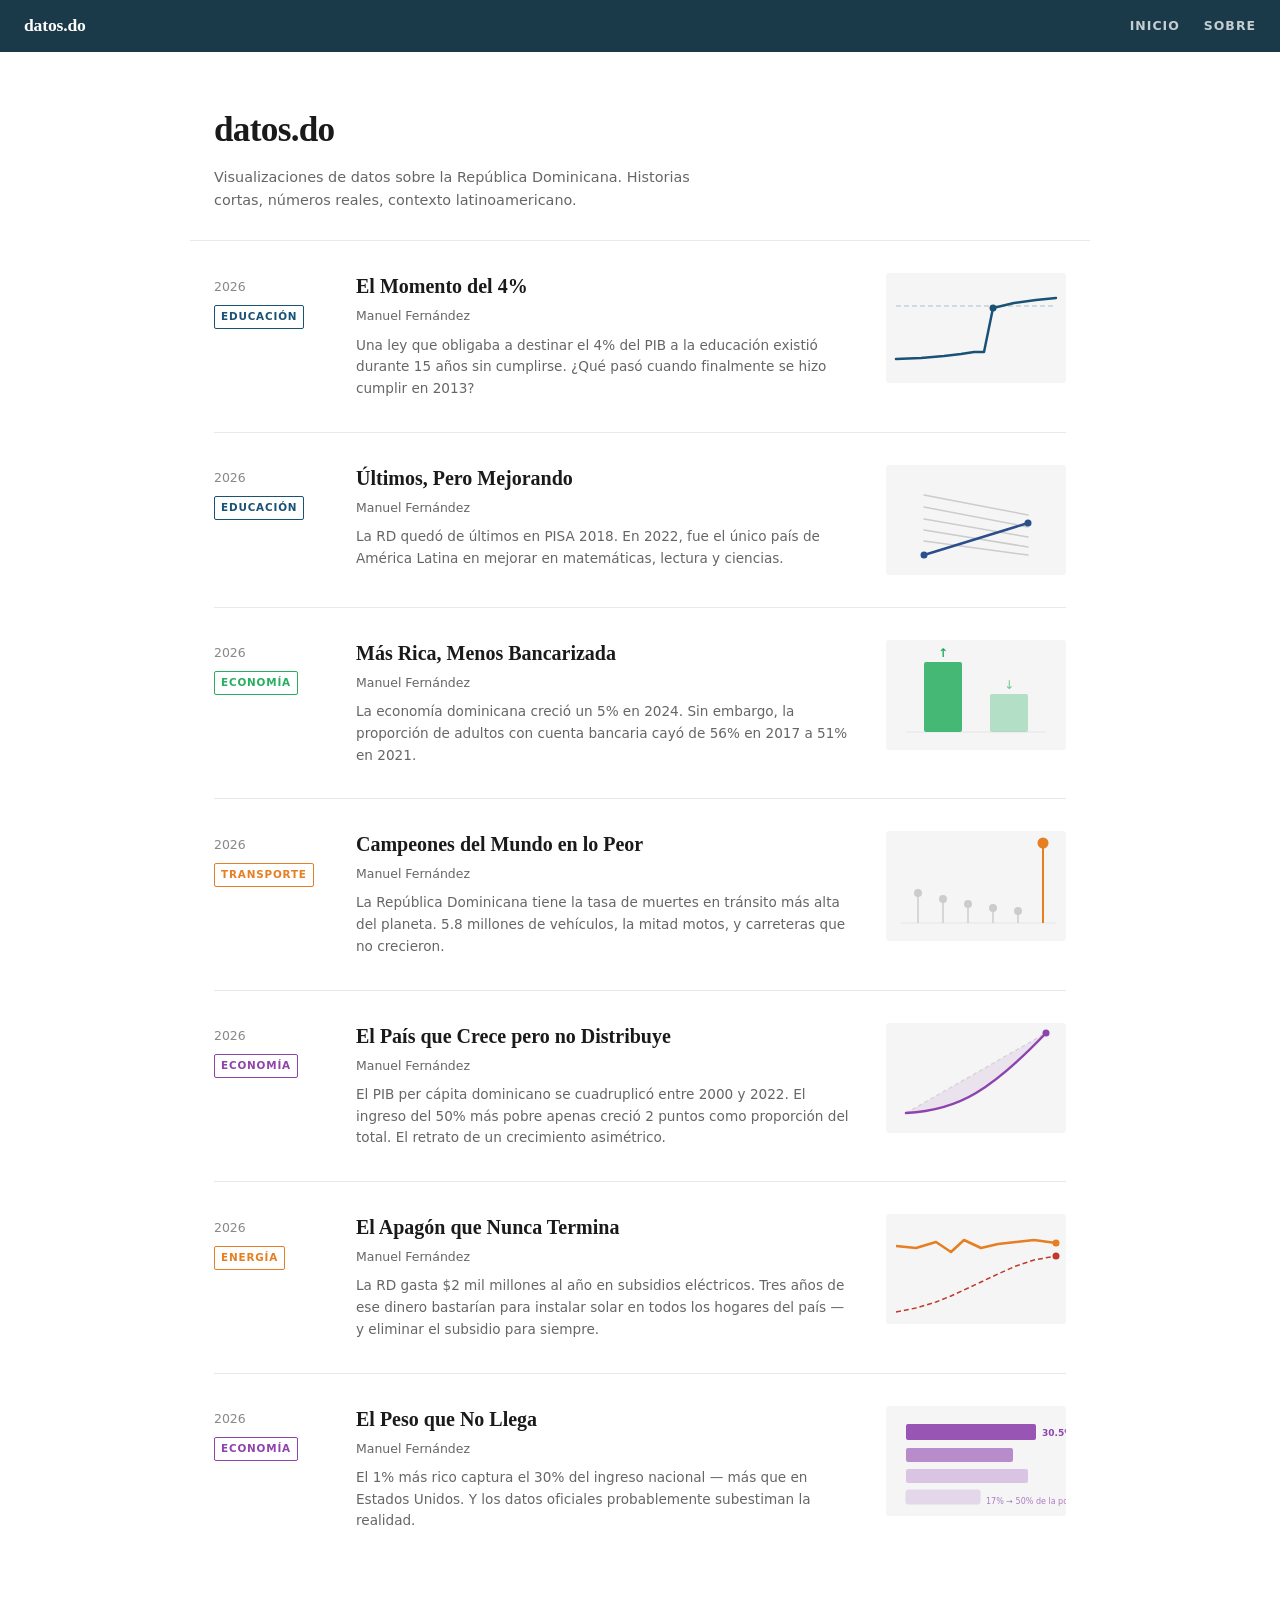
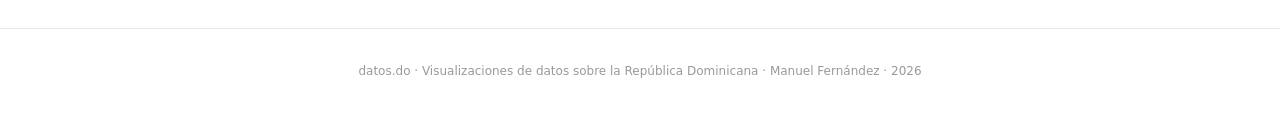
<file: index.html>
<!DOCTYPE html>
<html lang="es">
<head>
  <meta charset="UTF-8">
  <meta name="viewport" content="width=device-width, initial-scale=1.0">
  <title>datos.do — Visualizaciones de datos sobre la República Dominicana</title>
  <link rel="stylesheet" href="shared/style.css">
</head>
<body>

  <nav class="site-nav">
    <a href="index.html" class="nav-logo">datos.do</a>
    <div class="nav-links">
      <a href="index.html">Inicio</a>
      <a href="about.html">Sobre</a>
    </div>
  </nav>

  <section class="home-intro">
    <h1 class="site-name">datos.do</h1>
    <p class="site-tagline">Visualizaciones de datos sobre la República Dominicana. Historias cortas, números reales, contexto latinoamericano.</p>
  </section>

  <main class="stories-list">

    <div class="story-row">
      <div class="story-meta">
        <span class="story-date">2026</span>
        <span class="story-badge story-badge--educacion">Educación</span>
      </div>
      <div class="story-content">
        <h2 class="story-title"><a href="stories/4pct-moment/index.html">El Momento del 4%</a></h2>
        <p class="story-authors">Manuel Fernández</p>
        <p class="story-desc">Una ley que obligaba a destinar el 4% del PIB a la educación existió durante 15 años sin cumplirse. ¿Qué pasó cuando finalmente se hizo cumplir en 2013?</p>
      </div>
      <div class="story-thumb">
        <svg viewBox="0 0 180 110" fill="none" xmlns="http://www.w3.org/2000/svg">
          <line x1="10" y1="33" x2="170" y2="33" stroke="#1a5276" stroke-width="1" stroke-dasharray="5 3" opacity="0.35"/>
          <polyline points="10,86 35,85 58,83 75,81 88,79 98,79 107,35 128,30 150,27 170,25"
            stroke="#1a5276" stroke-width="2.5" stroke-linejoin="round" stroke-linecap="round"/>
          <circle cx="107" cy="35" r="3.5" fill="#1a5276"/>
        </svg>
      </div>
    </div>

    <div class="story-row">
      <div class="story-meta">
        <span class="story-date">2026</span>
        <span class="story-badge story-badge--educacion">Educación</span>
      </div>
      <div class="story-content">
        <h2 class="story-title"><a href="stories/pisa-trajectory/index.html">Últimos, Pero Mejorando</a></h2>
        <p class="story-authors">Manuel Fernández</p>
        <p class="story-desc">La RD quedó de últimos en PISA 2018. En 2022, fue el único país de América Latina en mejorar en matemáticas, lectura y ciencias.</p>
      </div>
      <div class="story-thumb">
        <svg viewBox="0 0 180 110" fill="none" xmlns="http://www.w3.org/2000/svg">
          <line x1="38" y1="30" x2="142" y2="50" stroke="#ccc" stroke-width="1.5" stroke-linecap="round"/>
          <line x1="38" y1="42" x2="142" y2="62" stroke="#ccc" stroke-width="1.5" stroke-linecap="round"/>
          <line x1="38" y1="54" x2="142" y2="72" stroke="#ccc" stroke-width="1.5" stroke-linecap="round"/>
          <line x1="38" y1="65" x2="142" y2="82" stroke="#ccc" stroke-width="1.5" stroke-linecap="round"/>
          <line x1="38" y1="76" x2="142" y2="90" stroke="#ccc" stroke-width="1.5" stroke-linecap="round"/>
          <line x1="38" y1="90" x2="142" y2="58" stroke="#2c4f8c" stroke-width="2.5" stroke-linecap="round"/>
          <circle cx="38" cy="90" r="3.5" fill="#2c4f8c"/>
          <circle cx="142" cy="58" r="3.5" fill="#2c4f8c"/>
        </svg>
      </div>
    </div>

    <div class="story-row">
      <div class="story-meta">
        <span class="story-date">2026</span>
        <span class="story-badge story-badge--economia">Economía</span>
      </div>
      <div class="story-content">
        <h2 class="story-title"><a href="stories/financial-inclusion/index.html">Más Rica, Menos Bancarizada</a></h2>
        <p class="story-authors">Manuel Fernández</p>
        <p class="story-desc">La economía dominicana creció un 5% en 2024. Sin embargo, la proporción de adultos con cuenta bancaria cayó de 56% en 2017 a 51% en 2021.</p>
      </div>
      <div class="story-thumb">
        <svg viewBox="0 0 180 110" fill="none" xmlns="http://www.w3.org/2000/svg">
          <line x1="20" y1="92" x2="160" y2="92" stroke="#e5e5e5" stroke-width="1"/>
          <rect x="38" y="22" width="38" height="70" fill="#27ae60" rx="2" opacity="0.85"/>
          <text x="57" y="17" text-anchor="middle" font-family="system-ui,sans-serif" font-size="12" fill="#27ae60" font-weight="700">↑</text>
          <rect x="104" y="54" width="38" height="38" fill="#27ae60" rx="2" opacity="0.32"/>
          <text x="123" y="49" text-anchor="middle" font-family="system-ui,sans-serif" font-size="12" fill="#27ae60" opacity="0.65">↓</text>
        </svg>
      </div>
    </div>

    <div class="story-row">
      <div class="story-meta">
        <span class="story-date">2026</span>
        <span class="story-badge story-badge--transporte">Transporte</span>
      </div>
      <div class="story-content">
        <h2 class="story-title"><a href="stories/traffic/index.html">Campeones del Mundo en lo Peor</a></h2>
        <p class="story-authors">Manuel Fernández</p>
        <p class="story-desc">La República Dominicana tiene la tasa de muertes en tránsito más alta del planeta. 5.8 millones de vehículos, la mitad motos, y carreteras que no crecieron.</p>
      </div>
      <div class="story-thumb">
        <svg viewBox="0 0 180 110" fill="none" xmlns="http://www.w3.org/2000/svg">
          <line x1="15" y1="92" x2="170" y2="92" stroke="#e5e5e5" stroke-width="1"/>
          <line x1="32" y1="62" x2="32" y2="92" stroke="#ccc" stroke-width="1.5"/>
          <circle cx="32" cy="62" r="4" fill="#ccc"/>
          <line x1="57" y1="68" x2="57" y2="92" stroke="#ccc" stroke-width="1.5"/>
          <circle cx="57" cy="68" r="4" fill="#ccc"/>
          <line x1="82" y1="73" x2="82" y2="92" stroke="#ccc" stroke-width="1.5"/>
          <circle cx="82" cy="73" r="4" fill="#ccc"/>
          <line x1="107" y1="77" x2="107" y2="92" stroke="#ccc" stroke-width="1.5"/>
          <circle cx="107" cy="77" r="4" fill="#ccc"/>
          <line x1="132" y1="80" x2="132" y2="92" stroke="#ccc" stroke-width="1.5"/>
          <circle cx="132" cy="80" r="4" fill="#ccc"/>
          <line x1="157" y1="12" x2="157" y2="92" stroke="#e67e22" stroke-width="2"/>
          <circle cx="157" cy="12" r="5.5" fill="#e67e22"/>
        </svg>
      </div>
    </div>

    <div class="story-row">
      <div class="story-meta">
        <span class="story-date">2026</span>
        <span class="story-badge story-badge--desigualdad">Economía</span>
      </div>
      <div class="story-content">
        <h2 class="story-title"><a href="stories/inequality/index.html">El País que Crece pero no Distribuye</a></h2>
        <p class="story-authors">Manuel Fernández</p>
        <p class="story-desc">El PIB per cápita dominicano se cuadruplicó entre 2000 y 2022. El ingreso del 50% más pobre apenas creció 2 puntos como proporción del total. El retrato de un crecimiento asimétrico.</p>
      </div>
      <div class="story-thumb">
        <svg viewBox="0 0 180 110" fill="none" xmlns="http://www.w3.org/2000/svg">
          <!-- Lorenz curve: diagonal equality line + actual curve below -->
          <line x1="20" y1="90" x2="160" y2="10" stroke="#ddd" stroke-width="1.5" stroke-dasharray="4 3"/>
          <path d="M 20 90 Q 60 88 90 70 T 160 10"
            stroke="#8e44ad" stroke-width="2.5" stroke-linecap="round" fill="none"/>
          <!-- Shaded area between curves -->
          <path d="M 20 90 Q 60 88 90 70 T 160 10 L 160 10 L 20 90 Z"
            fill="#8e44ad" opacity="0.10"/>
          <circle cx="160" cy="10" r="3.5" fill="#8e44ad"/>
        </svg>
      </div>
    </div>

    <div class="story-row">
      <div class="story-meta">
        <span class="story-date">2026</span>
        <span class="story-badge story-badge--energia">Energía</span>
      </div>
      <div class="story-content">
        <h2 class="story-title"><a href="stories/electricity/index.html">El Apagón que Nunca Termina</a></h2>
        <p class="story-authors">Manuel Fernández</p>
        <p class="story-desc">La RD gasta $2 mil millones al año en subsidios eléctricos. Tres años de ese dinero bastarían para instalar solar en todos los hogares del país — y eliminar el subsidio para siempre.</p>
      </div>
      <div class="story-thumb">
        <svg viewBox="0 0 180 110" fill="none" xmlns="http://www.w3.org/2000/svg">
          <!-- Losses line: flat, staying high -->
          <polyline points="10,32 30,34 50,28 65,38 78,26 95,34 112,30 130,28 148,26 170,29"
            stroke="#e67e22" stroke-width="2.5" stroke-linejoin="round" fill="none"/>
          <!-- Subsidy line: steadily rising -->
          <polyline points="10,98 30,94 50,88 65,82 78,76 95,68 112,60 130,52 148,46 170,42"
            stroke="#c0392b" stroke-width="1.5" stroke-dasharray="5 3" stroke-linejoin="round" fill="none"/>
          <!-- End dots -->
          <circle cx="170" cy="29" r="3.5" fill="#e67e22"/>
          <circle cx="170" cy="42" r="3.5" fill="#c0392b"/>
        </svg>
      </div>
    </div>

    <div class="story-row">
      <div class="story-meta">
        <span class="story-date">2026</span>
        <span class="story-badge story-badge--desigualdad">Economía</span>
      </div>
      <div class="story-content">
        <h2 class="story-title"><a href="stories/wealth-concentration/index.html">El Peso que No Llega</a></h2>
        <p class="story-authors">Manuel Fernández</p>
        <p class="story-desc">El 1% más rico captura el 30% del ingreso nacional — más que en Estados Unidos. Y los datos oficiales probablemente subestiman la realidad.</p>
      </div>
      <div class="story-thumb">
        <svg viewBox="0 0 180 110" fill="none" xmlns="http://www.w3.org/2000/svg">
          <!-- Proportional bars: wide for top, narrow for bottom -->
          <rect x="20" y="18" width="130" height="16" rx="2" fill="#8e44ad" opacity="0.9"/>
          <text x="156" y="30" font-family="system-ui,sans-serif" font-size="9" fill="#8e44ad" font-weight="700">30.5%</text>
          <rect x="20" y="42" width="107" height="14" rx="2" fill="#a569bd" opacity="0.75"/>
          <rect x="20" y="63" width="122" height="14" rx="2" fill="#d2b4de" opacity="0.75"/>
          <rect x="20" y="84" width="74" height="14" rx="2" fill="#d2b4de" opacity="0.45" stroke="#c8b2db" stroke-width="1"/>
          <text x="100" y="98" font-family="system-ui,sans-serif" font-size="8" fill="#8e44ad" opacity="0.7">17% → 50% de la pob.</text>
        </svg>
      </div>
    </div>

  </main>

  <footer class="site-footer">
    datos.do · Visualizaciones de datos sobre la República Dominicana · Manuel Fernández · 2026
  </footer>

</body>
</html>
</file>
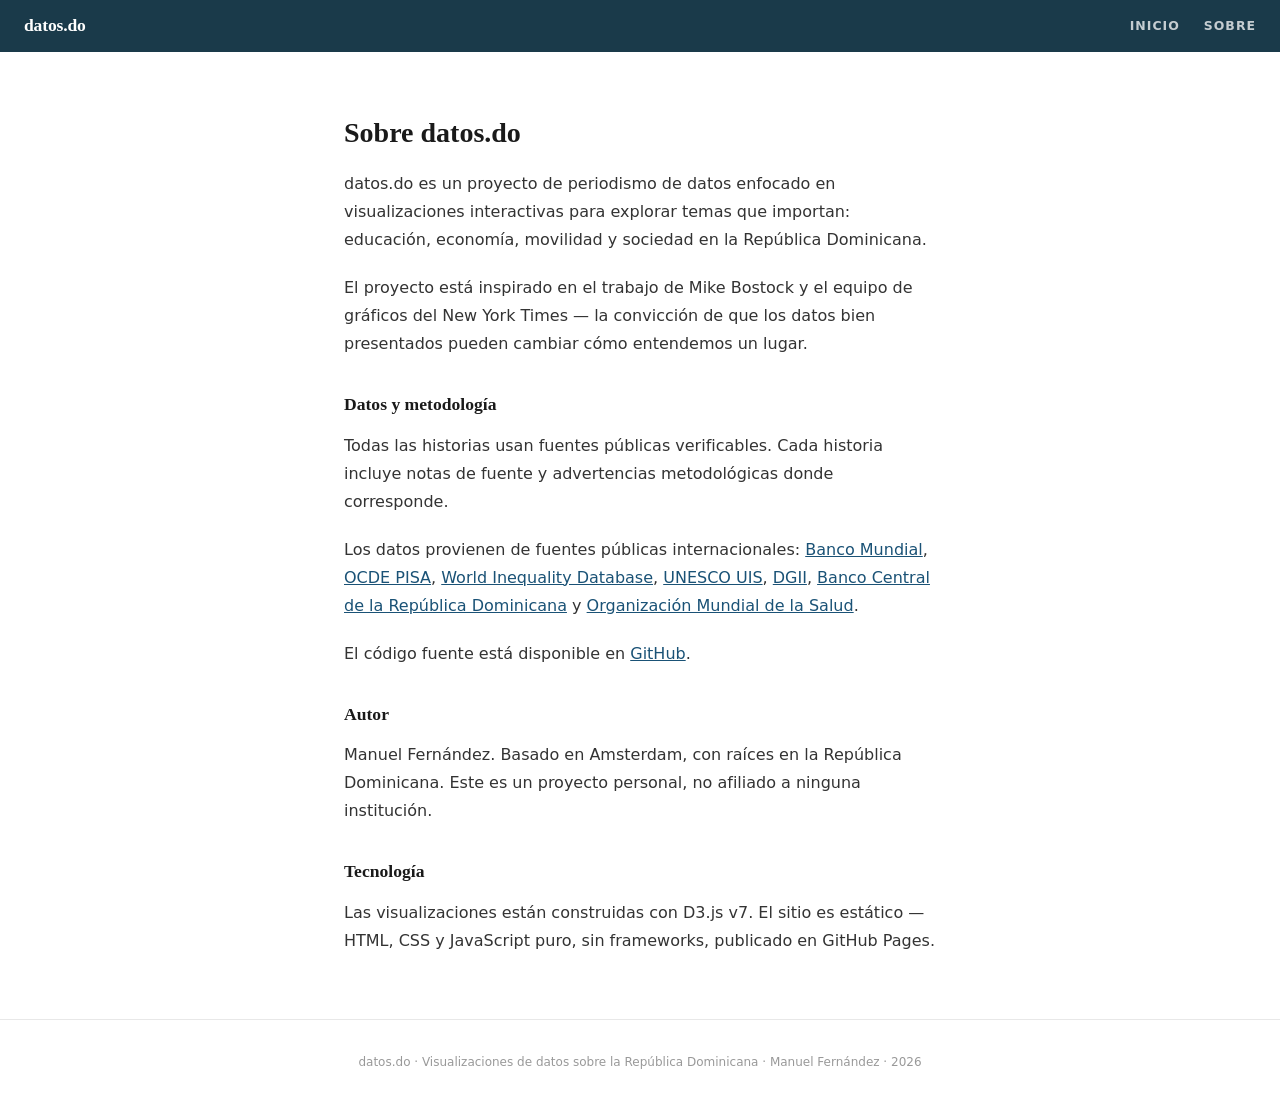
<file: about.html>
<!DOCTYPE html>
<html lang="es">
<head>
  <meta charset="UTF-8">
  <meta name="viewport" content="width=device-width, initial-scale=1.0">
  <title>Sobre — datos.do</title>
  <link rel="stylesheet" href="shared/style.css">
</head>
<body>

  <nav class="site-nav">
    <a href="index.html" class="nav-logo">datos.do</a>
    <div class="nav-links">
      <a href="index.html">Inicio</a>
      <a href="about.html">Sobre</a>
    </div>
  </nav>

  <section style="max-width: 640px; margin: 4rem auto; padding: 0 1.5rem;">

    <h1 style="font-family: Georgia, serif; font-size: 1.75rem; font-weight: 700; color: #1a1a1a; margin-bottom: 1.25rem; line-height: 1.2;">Sobre datos.do</h1>

    <p style="font-size: 1rem; line-height: 1.75; color: #333; margin-bottom: 1.25rem;">
      datos.do es un proyecto de periodismo de datos enfocado en visualizaciones interactivas para explorar temas que importan: educación, economía, movilidad y sociedad en la República Dominicana.
    </p>

    <p style="font-size: 1rem; line-height: 1.75; color: #333; margin-bottom: 1.25rem;">
      El proyecto está inspirado en el trabajo de Mike Bostock y el equipo de gráficos del New York Times — la convicción de que los datos bien presentados pueden cambiar cómo entendemos un lugar.
    </p>

    <h2 style="font-family: Georgia, serif; font-size: 1.1rem; font-weight: 700; color: #1a1a1a; margin: 2rem 0 0.75rem;">Datos y metodología</h2>

    <p style="font-size: 1rem; line-height: 1.75; color: #333; margin-bottom: 1.25rem;">
      Todas las historias usan fuentes públicas verificables. Cada historia incluye notas de fuente y advertencias metodológicas donde corresponde.
    </p>
    <p style="font-size: 1rem; line-height: 1.75; color: #333; margin-bottom: 1.25rem;">
      Los datos provienen de fuentes públicas internacionales:
      <a href="https://data.worldbank.org" target="_blank" rel="noopener noreferrer" style="color: #1a5276;">Banco Mundial</a>,
      <a href="https://www.oecd.org/pisa/" target="_blank" rel="noopener noreferrer" style="color: #1a5276;">OCDE PISA</a>,
      <a href="https://wid.world" target="_blank" rel="noopener noreferrer" style="color: #1a5276;">World Inequality Database</a>,
      <a href="https://uis.unesco.org" target="_blank" rel="noopener noreferrer" style="color: #1a5276;">UNESCO UIS</a>,
      <a href="https://dgii.gov.do" target="_blank" rel="noopener noreferrer" style="color: #1a5276;">DGII</a>,
      <a href="https://www.bancentral.gov.do" target="_blank" rel="noopener noreferrer" style="color: #1a5276;">Banco Central de la República Dominicana</a> y
      <a href="https://www.who.int" target="_blank" rel="noopener noreferrer" style="color: #1a5276;">Organización Mundial de la Salud</a>.
    </p>

    <p style="font-size: 1rem; line-height: 1.75; color: #333; margin-bottom: 1.25rem;">
      El código fuente está disponible en <a href="https://github.com/ManuelFPena/datos-do" style="color: #1a5276;">GitHub</a>.
    </p>

    <h2 style="font-family: Georgia, serif; font-size: 1.1rem; font-weight: 700; color: #1a1a1a; margin: 2rem 0 0.75rem;">Autor</h2>

    <p style="font-size: 1rem; line-height: 1.75; color: #333; margin-bottom: 1.25rem;">
      Manuel Fernández. Basado en Amsterdam, con raíces en la República Dominicana. Este es un proyecto personal, no afiliado a ninguna institución.
    </p>

    <h2 style="font-family: Georgia, serif; font-size: 1.1rem; font-weight: 700; color: #1a1a1a; margin: 2rem 0 0.75rem;">Tecnología</h2>

    <p style="font-size: 1rem; line-height: 1.75; color: #333; margin-bottom: 1.25rem;">
      Las visualizaciones están construidas con D3.js v7. El sitio es estático — HTML, CSS y JavaScript puro, sin frameworks, publicado en GitHub Pages.
    </p>

  </section>

  <footer class="site-footer">
    datos.do · Visualizaciones de datos sobre la República Dominicana · Manuel Fernández · 2026
  </footer>

</body>
</html>
</file>
<file: shared/style.css>
/* datos.do — global styles */

*, *::before, *::after {
  box-sizing: border-box;
  margin: 0;
  padding: 0;
}

:root {
  --text-primary:   #1a1a1a;
  --text-secondary: #555555;
  --text-muted:     #888888;
  --border-light:   #e5e5e5;
  --bg:             #ffffff;
  --bg-alt:         #f7f7f5;
  --accent-spending: #c0392b;
  --accent-pisa:     #2c4f8c;
  --max-width: 720px;
}

html {
  font-size: 16px;
  -webkit-font-smoothing: antialiased;
}

body {
  font-family: system-ui, -apple-system, sans-serif;
  font-size: 1rem;
  line-height: 1.7;
  color: var(--text-primary);
  background: var(--bg);
}

/* ── Layout ── */

.page-wrap {
  max-width: var(--max-width);
  margin: 0 auto;
  padding: 0 1.25rem;
}

/* ── Navigation / back link ── */

.back-link {
  display: inline-block;
  font-size: 0.85rem;
  color: var(--text-muted);
  text-decoration: none;
  letter-spacing: 0.02em;
  margin-bottom: 1.5rem;
}

.back-link:hover {
  color: var(--text-primary);
}

/* ── Story header ── */

.story-header {
  max-width: var(--max-width);
  margin: 0 auto;
  padding: 3rem 1.25rem 2rem;
}

.dek {
  font-size: 0.75rem;
  font-weight: 600;
  letter-spacing: 0.1em;
  text-transform: uppercase;
  color: var(--text-muted);
  margin-bottom: 0.75rem;
}

.story-header h1 {
  font-family: Georgia, serif;
  font-size: clamp(1.75rem, 4vw, 2.5rem);
  font-weight: 700;
  line-height: 1.2;
  color: var(--text-primary);
  margin-bottom: 1rem;
}

.subhed {
  font-size: 1.1rem;
  line-height: 1.5;
  color: var(--text-secondary);
  margin-bottom: 1rem;
  max-width: 60ch;
}

.byline {
  font-size: 0.8rem;
  color: var(--text-muted);
  letter-spacing: 0.02em;
}

/* ── Story body ── */

.story-body {
  max-width: var(--max-width);
  margin: 0 auto;
  padding: 0 1.25rem 2rem;
}

.story-body p {
  margin-bottom: 1.25rem;
  max-width: 65ch;
}

.story-body p:last-child {
  margin-bottom: 0;
}

/* ── Chart section ── */

.chart-section {
  max-width: 900px;
  margin: 2rem auto 3rem;
  padding: 0 1.25rem;
}

#chart-container {
  width: 100%;
  background: var(--bg);
}

.chart-note {
  font-size: 0.78rem;
  color: var(--text-muted);
  margin-top: 0.75rem;
  line-height: 1.4;
}

.chart-note a {
  color: var(--text-muted);
  text-decoration: underline;
  text-decoration-color: var(--border-light);
  text-underline-offset: 2px;
}

.chart-note a:hover {
  color: var(--text-primary);
  text-decoration-color: var(--text-muted);
}

/* ── Chart headlines (McKinsey-style insight titles) ── */

.chart-headline {
  max-width: 900px;
  margin: 0 auto 0.75rem;
  padding: 0 1.25rem;
}

.chart-title {
  font-family: Georgia, serif;
  font-size: clamp(1rem, 2.5vw, 1.3rem);
  font-weight: 700;
  color: var(--text-primary);
  line-height: 1.25;
  margin-bottom: 0.35rem;
}

.chart-subhead {
  font-size: 0.82rem;
  color: var(--text-muted);
  line-height: 1.55;
  margin: 0;
}

/* ── Homepage ── */

.site-header {
  max-width: var(--max-width);
  margin: 0 auto;
  padding: 4rem 1.25rem 2.5rem;
  border-bottom: 1px solid var(--border-light);
}

.site-header .wordmark {
  font-family: Georgia, serif;
  font-size: 1.5rem;
  font-weight: 700;
  color: var(--text-primary);
  letter-spacing: -0.02em;
  text-decoration: none;
}

.site-header .tagline {
  font-size: 0.9rem;
  color: var(--text-muted);
  margin-top: 0.25rem;
}

.story-index {
  max-width: var(--max-width);
  margin: 0 auto;
  padding: 2.5rem 1.25rem 4rem;
}

.story-index h2 {
  font-family: Georgia, serif;
  font-size: clamp(1.25rem, 3vw, 1.75rem);
  font-weight: 700;
  color: var(--text-secondary);
  margin-bottom: 2rem;
  letter-spacing: -0.01em;
}

.story-list {
  list-style: none;
  display: flex;
  flex-direction: column;
  gap: 2rem;
}

.story-card {
  border-top: 2px solid var(--border-light);
  padding-top: 1.25rem;
  text-decoration: none;
  color: inherit;
  display: block;
  transition: border-color 0.15s;
}

.story-card:hover {
  border-color: var(--text-primary);
}

.story-card .card-dek {
  font-size: 0.7rem;
  font-weight: 600;
  letter-spacing: 0.1em;
  text-transform: uppercase;
  color: var(--text-muted);
  margin-bottom: 0.4rem;
}

.story-card h3 {
  font-family: Georgia, serif;
  font-size: 1.3rem;
  font-weight: 700;
  line-height: 1.25;
  color: var(--text-primary);
  margin-bottom: 0.5rem;
}

.story-card .card-summary {
  font-size: 0.9rem;
  color: var(--text-secondary);
  line-height: 1.5;
  max-width: 55ch;
}

/* ── D3 chart defaults ── */

.axis path,
.axis line {
  stroke: var(--border-light);
}

.axis text {
  font-family: system-ui, sans-serif;
  font-size: 0.75rem;
  fill: #666;
}

.axis .domain {
  display: none;
}

/* ── Methodology / sources ── */

.methodology-note {
  border-top: 1px solid var(--border-light);
  margin-top: 2.5rem;
  padding-top: 1rem;
}

.sources-label {
  font-size: 0.72rem;
  font-weight: 600;
  letter-spacing: 0.1em;
  text-transform: uppercase;
  color: var(--text-muted);
  margin-bottom: 0.6rem;
}

.methodology-note ul {
  list-style: none;
  padding: 0;
  margin: 0;
}

.methodology-note li {
  font-size: 0.75rem;
  font-style: italic;
  color: #888;
  line-height: 1.55;
  padding-left: 1.1rem;
  position: relative;
  margin-bottom: 0.3rem;
}

.methodology-note li::before {
  content: "·";
  position: absolute;
  left: 0;
  color: var(--text-muted);
  font-weight: 700;
  font-style: normal;
}

.methodology-note li strong {
  font-style: normal;
}

/* ── Global nav bar ── */

.site-nav {
  position: sticky;
  top: 0;
  z-index: 100;
  background: #1a3a4a;
  height: 52px;
  display: flex;
  align-items: center;
  justify-content: space-between;
  padding: 0 1.5rem;
}

.nav-logo {
  font-family: Georgia, serif;
  font-size: 1.1rem;
  font-weight: 700;
  color: #ffffff;
  text-decoration: none;
  letter-spacing: -0.01em;
}

.nav-logo:hover {
  opacity: 0.85;
}

.nav-links {
  display: flex;
  gap: 1.5rem;
  align-items: center;
}

.nav-links a {
  font-size: 0.78rem;
  font-weight: 600;
  text-transform: uppercase;
  letter-spacing: 0.08em;
  color: rgba(255, 255, 255, 0.75);
  text-decoration: none;
  transition: color 0.15s;
}

.nav-links a:hover {
  color: #ffffff;
}

/* ── Homepage intro ── */

.home-intro {
  max-width: 900px;
  margin: 0 auto;
  padding: 3rem 1.5rem 1.75rem;
  border-bottom: 1px solid #e8e8e8;
}

.site-name {
  font-family: Georgia, serif;
  font-size: clamp(1.6rem, 3.5vw, 2.2rem);
  font-weight: 700;
  color: var(--text-primary);
  letter-spacing: -0.02em;
  margin-bottom: 0.4rem;
}

.site-tagline {
  font-size: 0.9rem;
  color: #666;
  line-height: 1.6;
  max-width: 55ch;
  margin-top: 0.4rem;
}

/* ── Stories list (distill-style) ── */

.stories-list {
  max-width: 900px;
  margin: 0 auto;
  padding: 0 1.5rem 4rem;
}

.story-row {
  display: grid;
  grid-template-columns: 110px 1fr 180px;
  gap: 2rem;
  align-items: start;
  padding: 2rem 0;
}

.story-row + .story-row {
  border-top: 1px solid #e8e8e8;
}

.story-meta {
  display: flex;
  flex-direction: column;
  gap: 0.5rem;
  padding-top: 0.15rem;
}

.story-date {
  font-size: 0.78rem;
  color: #888;
  font-variant-numeric: tabular-nums;
}

.story-badge {
  font-size: 0.65rem;
  font-weight: 700;
  text-transform: uppercase;
  letter-spacing: 0.08em;
  border: 1px solid currentColor;
  padding: 2px 6px;
  border-radius: 2px;
  width: fit-content;
}

.story-badge--educacion    { color: #1a5276; }
.story-badge--economia     { color: #27ae60; }
.story-badge--transporte   { color: #e67e22; }
.story-badge--desigualdad  { color: #8e44ad; }
.story-badge--energia      { color: #e67e22; }

.story-content {
  min-width: 0;
}

.story-title {
  font-family: Georgia, serif;
  font-size: 1.25rem;
  font-weight: 700;
  line-height: 1.3;
  color: var(--text-primary);
  margin-bottom: 6px;
}

.story-title a {
  color: inherit;
  text-decoration: none;
}

.story-title a:hover {
  text-decoration: underline;
}

.story-authors {
  font-size: 0.78rem;
  color: #666;
  margin-bottom: 8px;
}

.story-desc {
  font-size: 0.85rem;
  color: #666;
  line-height: 1.6;
  margin: 0;
}

.story-thumb {
  width: 180px;
  height: 110px;
  border-radius: 3px;
  overflow: hidden;
  background: #f5f5f5;
  display: flex;
  align-items: center;
  justify-content: center;
  flex-shrink: 0;
}

.story-thumb svg {
  width: 100%;
  height: 100%;
}

/* ── Site footer ── */

.site-footer {
  border-top: 1px solid #e8e8e8;
  padding: 2rem 1.5rem;
  text-align: center;
  font-size: 0.75rem;
  color: #999;
}

/* ── Responsive ── */

@media (max-width: 680px) {
  .story-row {
    grid-template-columns: 1fr;
    gap: 0.75rem;
  }

  .story-thumb {
    display: none;
  }

  .story-meta {
    flex-direction: row;
    align-items: center;
    gap: 0.75rem;
  }
}

@media (max-width: 600px) {
  .story-header {
    padding-top: 2rem;
  }

  .chart-section {
    padding: 0 0.75rem;
  }
}
</file>
